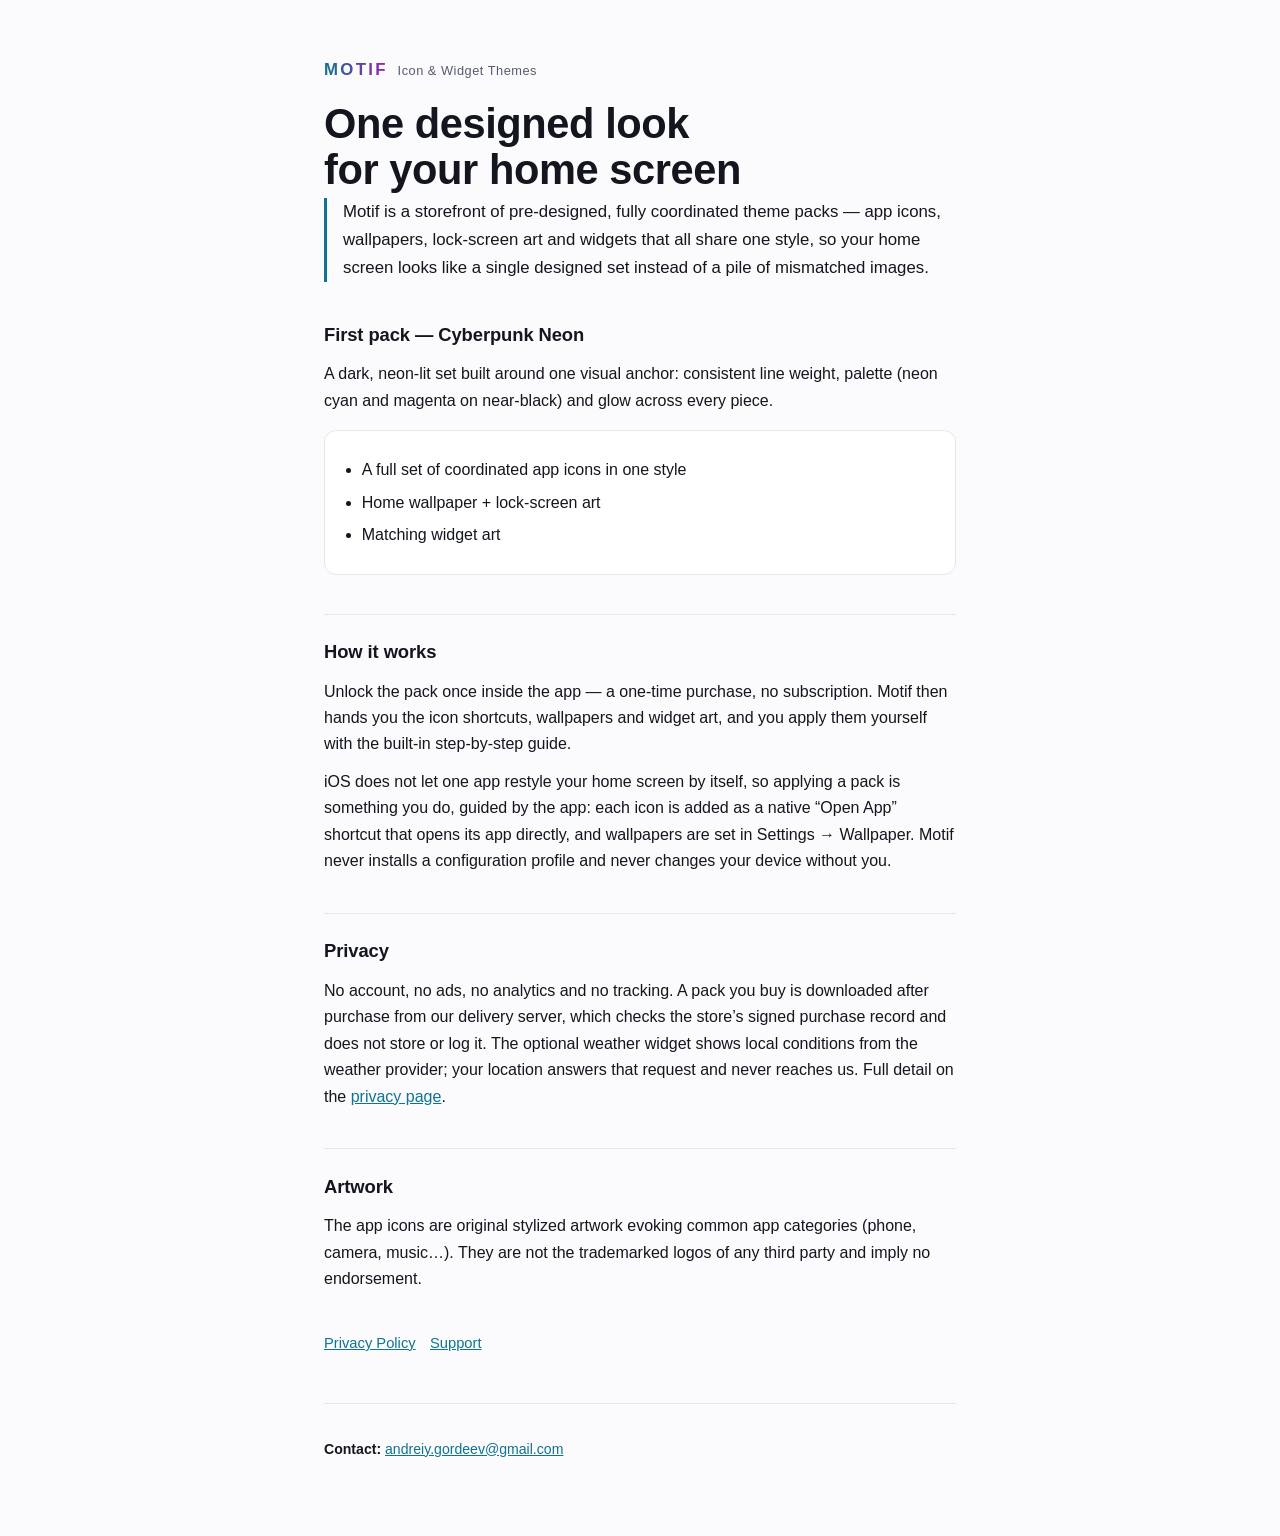
<file: index.html>
<!doctype html>
<html lang="en">
<head>
<meta charset="utf-8">
<meta name="viewport" content="width=device-width, initial-scale=1">
<title>Motif — Icon &amp; Widget Themes</title>
<meta name="description" content="Motif is a storefront of pre-designed, fully coordinated home-screen theme packs: app icons, wallpapers, lock-screen art and widgets in one style.">
<link rel="stylesheet" href="assets/style.css">
</head>
<body>
<div class="wrap">
  <header>
    <a class="brand" href="./">Motif</a>
    <span class="kind">Icon &amp; Widget Themes</span>
  </header>

  <h1>One designed look for your home screen</h1>

  <p class="lede">
    Motif is a storefront of pre-designed, fully coordinated theme packs — app
    icons, wallpapers, lock-screen art and widgets that all share one style, so
    your home screen looks like a single designed set instead of a pile of
    mismatched images.
  </p>

  <h2>First pack — Cyberpunk Neon</h2>
  <p>
    A dark, neon-lit set built around one visual anchor: consistent line weight,
    palette (neon cyan and magenta on near-black) and glow across every piece.
  </p>
  <div class="card">
    <ul>
      <li>A full set of coordinated app icons in one style</li>
      <li>Home wallpaper + lock-screen art</li>
      <li>Matching widget art</li>
    </ul>
  </div>

  <h2>How it works</h2>
  <p>
    Unlock the pack once inside the app — a one-time purchase, no subscription.
    Motif then hands you the icon shortcuts, wallpapers and widget art, and you
    apply them yourself with the built-in step-by-step guide.
  </p>
  <p>
    iOS does not let one app restyle your home screen by itself, so applying a
    pack is something you do, guided by the app: each icon is added as a native
    “Open App” shortcut that opens its app directly, and wallpapers are set in
    Settings → Wallpaper. Motif never installs a configuration profile and never
    changes your device without you.
  </p>

  <h2>Privacy</h2>
  <p>
    No account, no ads, no analytics and no tracking. A pack you buy is
    downloaded after purchase from our delivery server, which checks the store’s
    signed purchase record and does not store or log it. The optional weather
    widget shows local conditions from the weather provider; your location
    answers that request and never reaches us. Full detail on the
    <a href="privacy/">privacy page</a>.
  </p>

  <h2>Artwork</h2>
  <p>
    The app icons are original stylized artwork evoking common app categories
    (phone, camera, music…). They are not the trademarked logos of any third
    party and imply no endorsement.
  </p>

  <nav class="pages">
    <a href="privacy/">Privacy Policy</a>
    <a href="support/">Support</a>
  </nav>

  <footer>
    <p><strong>Contact:</strong> <a href="mailto:andreiy.gordeev@gmail.com">andreiy.gordeev@gmail.com</a></p>
  </footer>
</div>
</body>
</html>
</file>
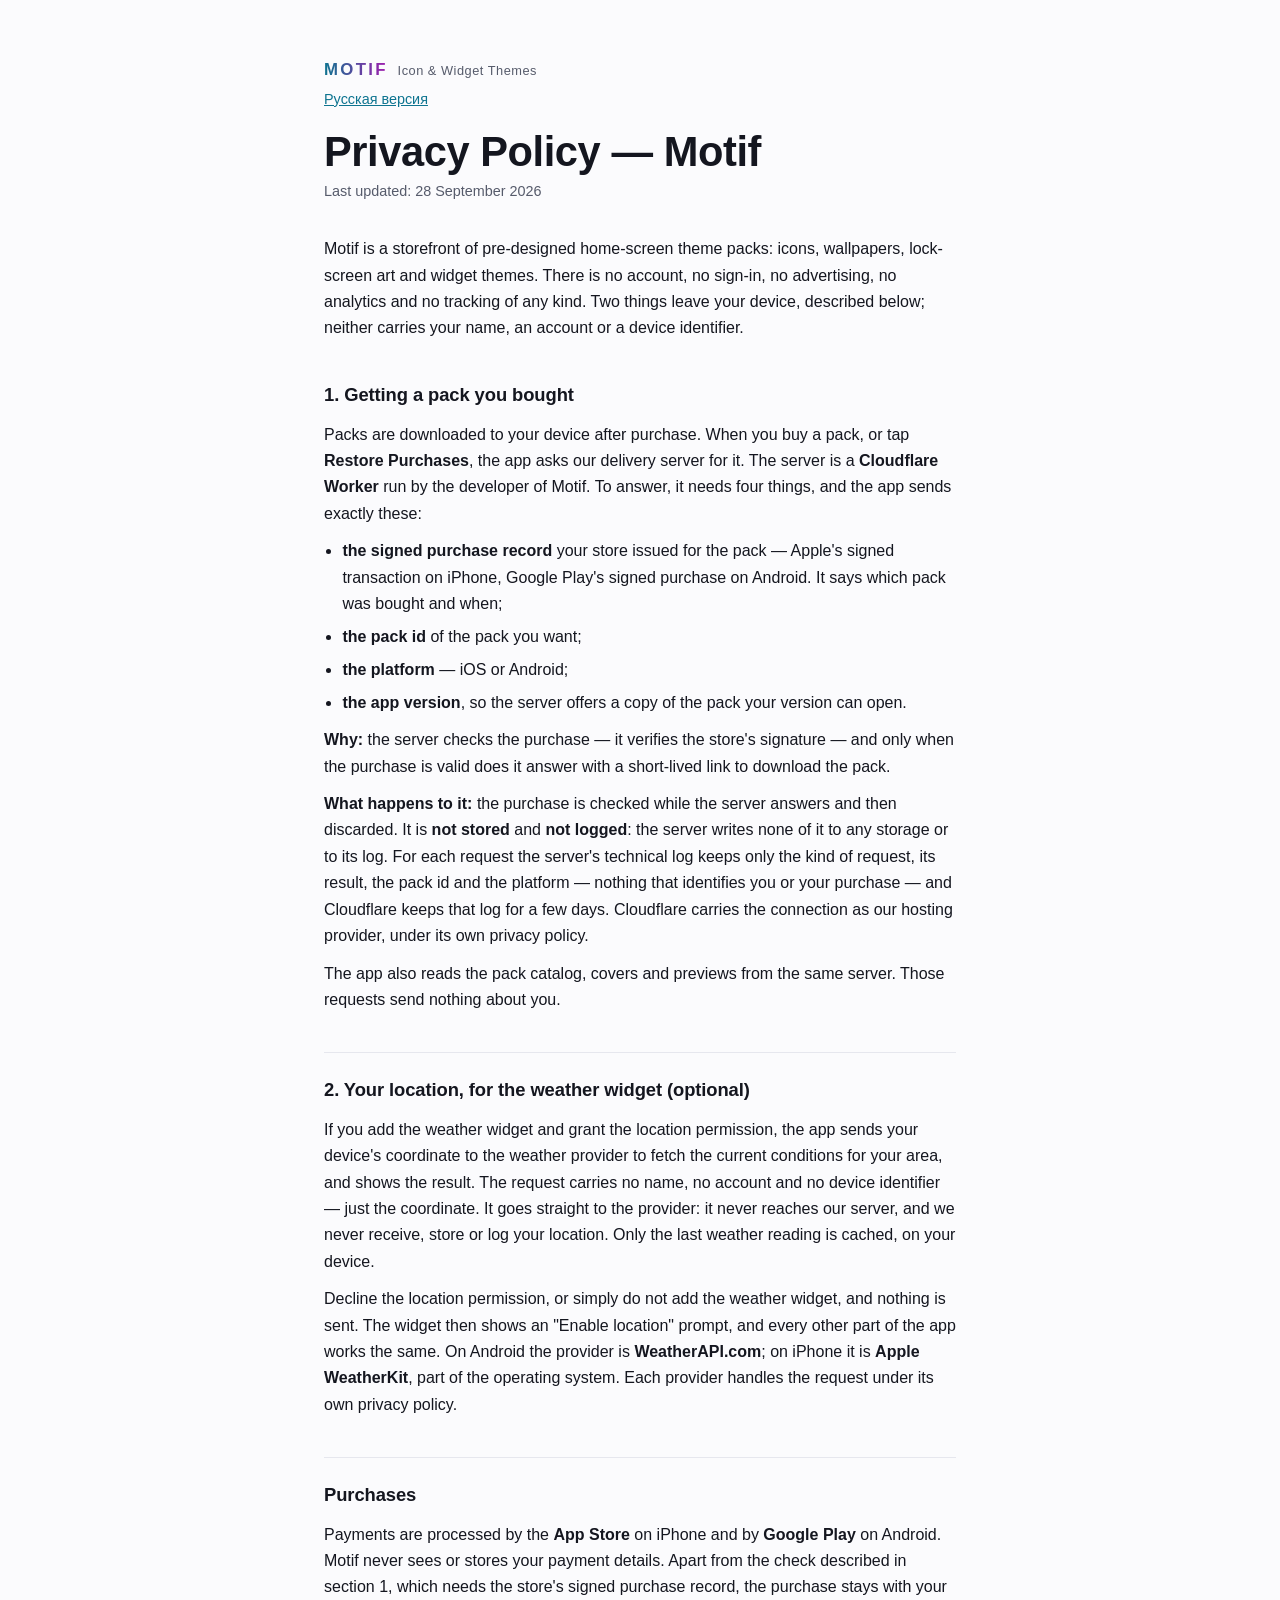
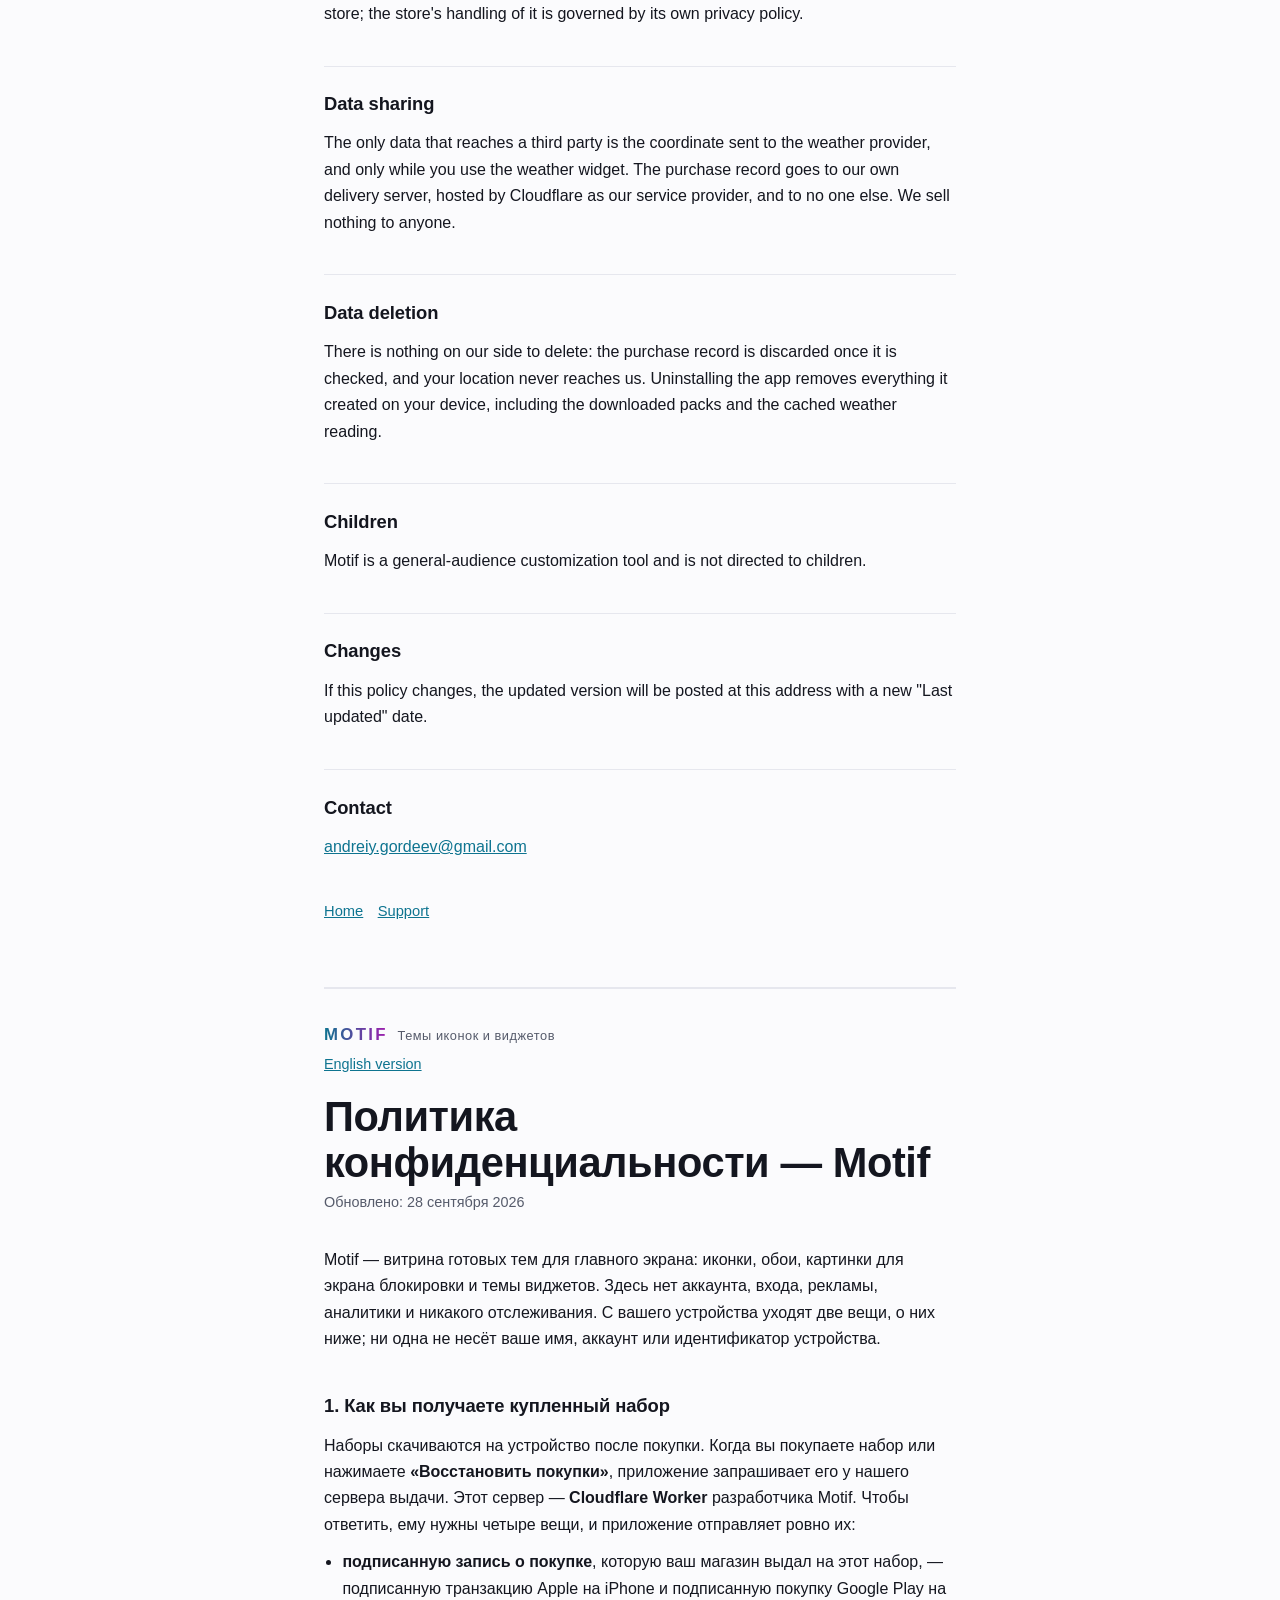
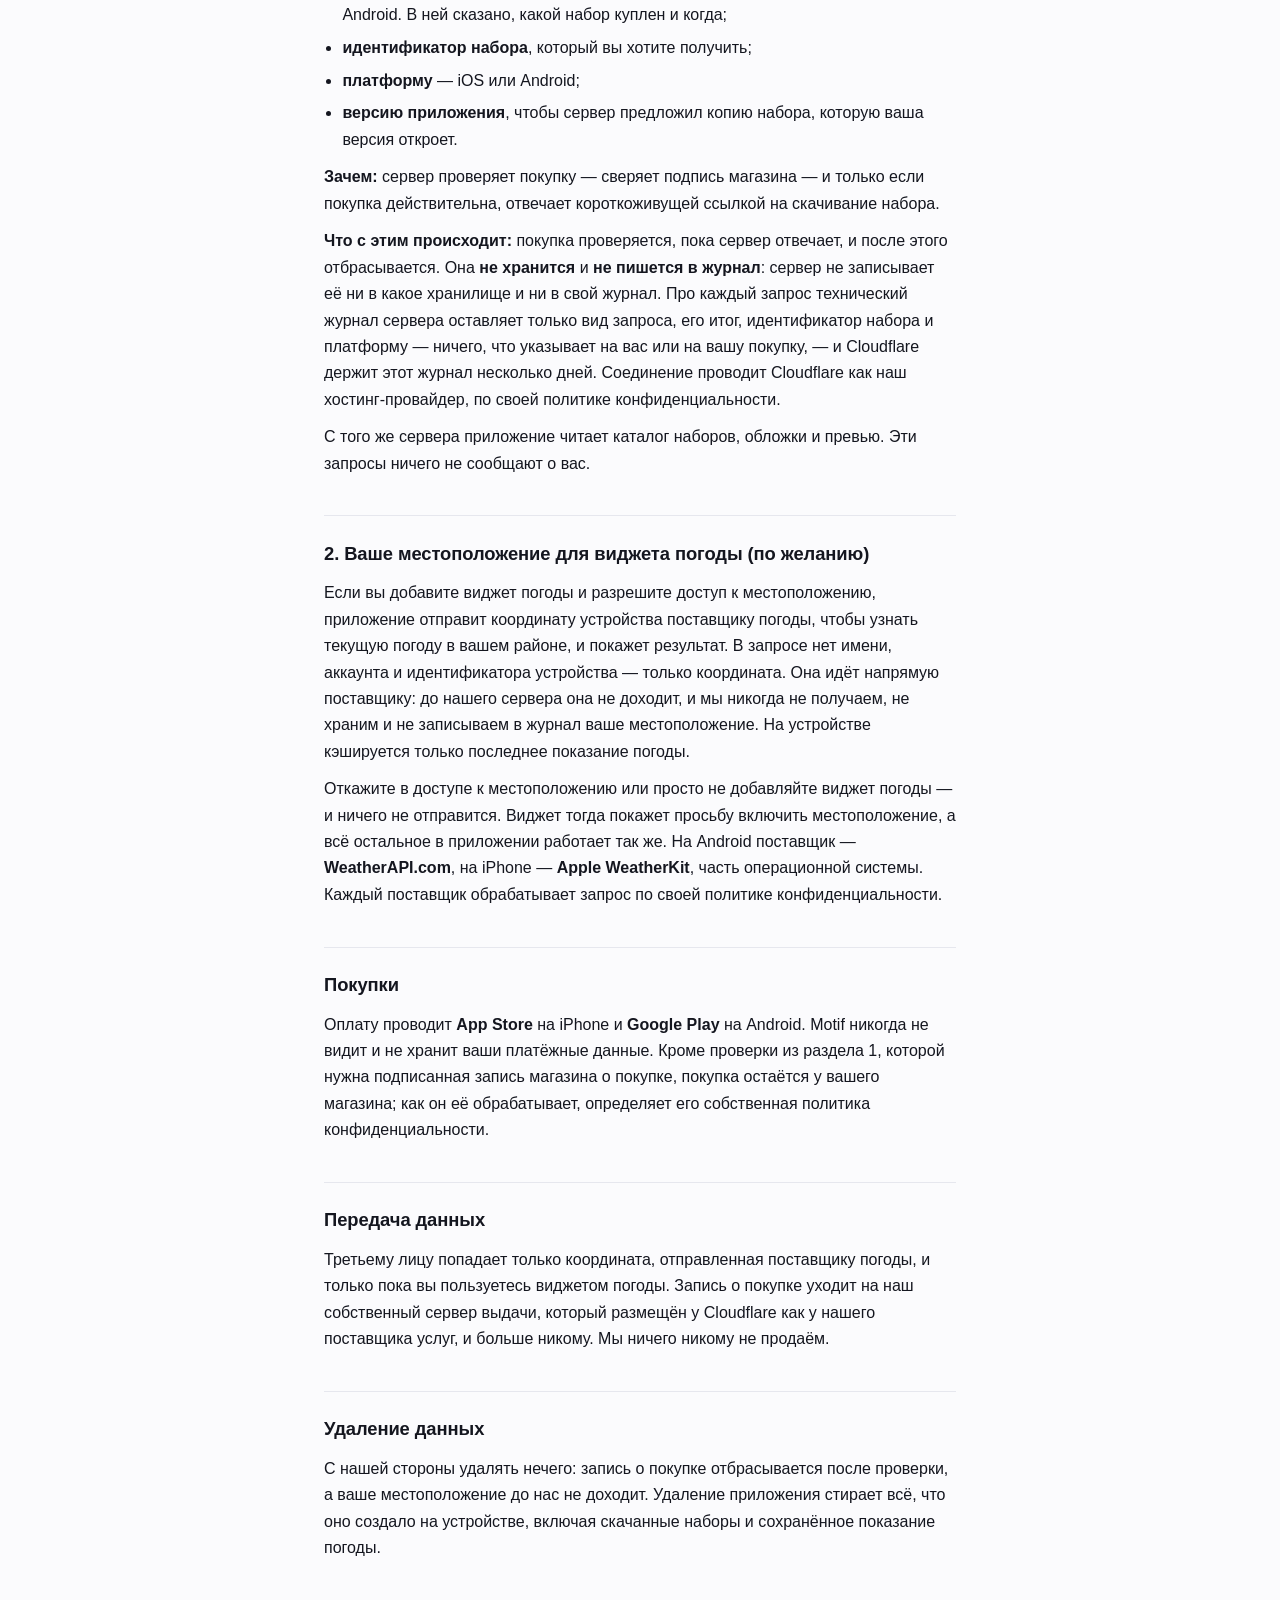
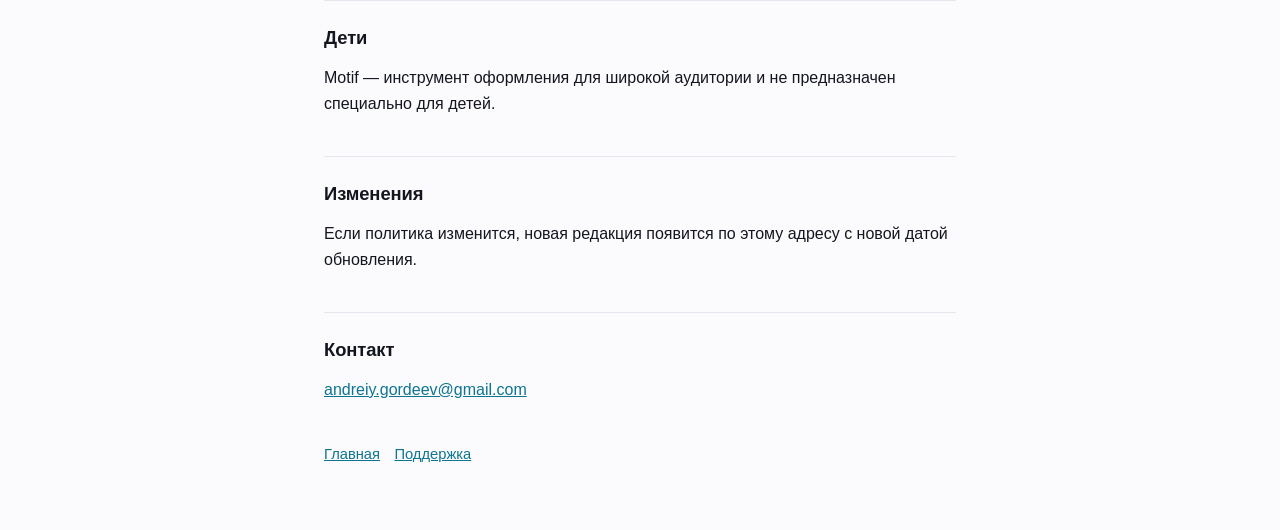
<file: privacy/index.html>
<!doctype html>
<html lang="en">
<head>
<meta charset="utf-8">
<meta name="viewport" content="width=device-width, initial-scale=1">
<title>Privacy Policy — Motif</title>
<!-- Generated from docs/store/privacy-policy.md by python -m mobpipe.distribution.store_compliance.policy_html - do not edit by hand. -->
<link rel="stylesheet" href="../assets/style.css">
</head>
<body>
<div class="wrap">
<section lang="en" id="en">
  <header>
    <a class="brand" href="../">Motif</a>
    <span class="kind">Icon &amp; Widget Themes</span>
  </header>
  <nav class="langs"><a href="#ru">Русская версия</a></nav>
  <h1>Privacy Policy — Motif</h1>
  <p class="updated">Last updated: 28 September 2026</p>
  <p>Motif is a storefront of pre-designed home-screen theme packs: icons, wallpapers, lock-screen art and widget themes. There is no account, no sign-in, no advertising, no analytics and no tracking of any kind. Two things leave your device, described below; neither carries your name, an account or a device identifier.</p>
  <h2>1. Getting a pack you bought</h2>
  <p>Packs are downloaded to your device after purchase. When you buy a pack, or tap <strong>Restore Purchases</strong>, the app asks our delivery server for it. The server is a <strong>Cloudflare Worker</strong> run by the developer of Motif. To answer, it needs four things, and the app sends exactly these:</p>
  <ul>
    <li><strong>the signed purchase record</strong> your store issued for the pack — Apple's signed transaction on iPhone, Google Play's signed purchase on Android. It says which pack was bought and when;</li>
    <li><strong>the pack id</strong> of the pack you want;</li>
    <li><strong>the platform</strong> — iOS or Android;</li>
    <li><strong>the app version</strong>, so the server offers a copy of the pack your version can open.</li>
  </ul>
  <p><strong>Why:</strong> the server checks the purchase — it verifies the store's signature — and only when the purchase is valid does it answer with a short-lived link to download the pack.</p>
  <p><strong>What happens to it:</strong> the purchase is checked while the server answers and then discarded. It is <strong>not stored</strong> and <strong>not logged</strong>: the server writes none of it to any storage or to its log. For each request the server's technical log keeps only the kind of request, its result, the pack id and the platform — nothing that identifies you or your purchase — and Cloudflare keeps that log for a few days. Cloudflare carries the connection as our hosting provider, under its own privacy policy.</p>
  <p>The app also reads the pack catalog, covers and previews from the same server. Those requests send nothing about you.</p>
  <h2>2. Your location, for the weather widget (optional)</h2>
  <p>If you add the weather widget and grant the location permission, the app sends your device's coordinate to the weather provider to fetch the current conditions for your area, and shows the result. The request carries no name, no account and no device identifier — just the coordinate. It goes straight to the provider: it never reaches our server, and we never receive, store or log your location. Only the last weather reading is cached, on your device.</p>
  <p>Decline the location permission, or simply do not add the weather widget, and nothing is sent. The widget then shows an "Enable location" prompt, and every other part of the app works the same. On Android the provider is <strong>WeatherAPI.com</strong>; on iPhone it is <strong>Apple WeatherKit</strong>, part of the operating system. Each provider handles the request under its own privacy policy.</p>
  <h2>Purchases</h2>
  <p>Payments are processed by the <strong>App Store</strong> on iPhone and by <strong>Google Play</strong> on Android. Motif never sees or stores your payment details. Apart from the check described in section 1, which needs the store's signed purchase record, the purchase stays with your store; the store's handling of it is governed by its own privacy policy.</p>
  <h2>Data sharing</h2>
  <p>The only data that reaches a third party is the coordinate sent to the weather provider, and only while you use the weather widget. The purchase record goes to our own delivery server, hosted by Cloudflare as our service provider, and to no one else. We sell nothing to anyone.</p>
  <h2>Data deletion</h2>
  <p>There is nothing on our side to delete: the purchase record is discarded once it is checked, and your location never reaches us. Uninstalling the app removes everything it created on your device, including the downloaded packs and the cached weather reading.</p>
  <h2>Children</h2>
  <p>Motif is a general-audience customization tool and is not directed to children.</p>
  <h2>Changes</h2>
  <p>If this policy changes, the updated version will be posted at this address with a new "Last updated" date.</p>
  <h2>Contact</h2>
  <p><a href="mailto:andreiy.gordeev@gmail.com">andreiy.gordeev@gmail.com</a></p>
  <nav class="pages">
    <a href="../">Home</a>
    <a href="../support/">Support</a>
  </nav>
</section>
<section lang="ru" id="ru">
  <header>
    <a class="brand" href="../">Motif</a>
    <span class="kind">Темы иконок и виджетов</span>
  </header>
  <nav class="langs"><a href="#en">English version</a></nav>
  <h1>Политика конфиденциальности — Motif</h1>
  <p class="updated">Обновлено: 28 сентября 2026</p>
  <p>Motif — витрина готовых тем для главного экрана: иконки, обои, картинки для экрана блокировки и темы виджетов. Здесь нет аккаунта, входа, рекламы, аналитики и никакого отслеживания. С вашего устройства уходят две вещи, о них ниже; ни одна не несёт ваше имя, аккаунт или идентификатор устройства.</p>
  <h2>1. Как вы получаете купленный набор</h2>
  <p>Наборы скачиваются на устройство после покупки. Когда вы покупаете набор или нажимаете <strong>«Восстановить покупки»</strong>, приложение запрашивает его у нашего сервера выдачи. Этот сервер — <strong>Cloudflare Worker</strong> разработчика Motif. Чтобы ответить, ему нужны четыре вещи, и приложение отправляет ровно их:</p>
  <ul>
    <li><strong>подписанную запись о покупке</strong>, которую ваш магазин выдал на этот набор, — подписанную транзакцию Apple на iPhone и подписанную покупку Google Play на Android. В ней сказано, какой набор куплен и когда;</li>
    <li><strong>идентификатор набора</strong>, который вы хотите получить;</li>
    <li><strong>платформу</strong> — iOS или Android;</li>
    <li><strong>версию приложения</strong>, чтобы сервер предложил копию набора, которую ваша версия откроет.</li>
  </ul>
  <p><strong>Зачем:</strong> сервер проверяет покупку — сверяет подпись магазина — и только если покупка действительна, отвечает короткоживущей ссылкой на скачивание набора.</p>
  <p><strong>Что с этим происходит:</strong> покупка проверяется, пока сервер отвечает, и после этого отбрасывается. Она <strong>не хранится</strong> и <strong>не пишется в журнал</strong>: сервер не записывает её ни в какое хранилище и ни в свой журнал. Про каждый запрос технический журнал сервера оставляет только вид запроса, его итог, идентификатор набора и платформу — ничего, что указывает на вас или на вашу покупку, — и Cloudflare держит этот журнал несколько дней. Соединение проводит Cloudflare как наш хостинг-провайдер, по своей политике конфиденциальности.</p>
  <p>С того же сервера приложение читает каталог наборов, обложки и превью. Эти запросы ничего не сообщают о вас.</p>
  <h2>2. Ваше местоположение для виджета погоды (по желанию)</h2>
  <p>Если вы добавите виджет погоды и разрешите доступ к местоположению, приложение отправит координату устройства поставщику погоды, чтобы узнать текущую погоду в вашем районе, и покажет результат. В запросе нет имени, аккаунта и идентификатора устройства — только координата. Она идёт напрямую поставщику: до нашего сервера она не доходит, и мы никогда не получаем, не храним и не записываем в журнал ваше местоположение. На устройстве кэшируется только последнее показание погоды.</p>
  <p>Откажите в доступе к местоположению или просто не добавляйте виджет погоды — и ничего не отправится. Виджет тогда покажет просьбу включить местоположение, а всё остальное в приложении работает так же. На Android поставщик — <strong>WeatherAPI.com</strong>, на iPhone — <strong>Apple WeatherKit</strong>, часть операционной системы. Каждый поставщик обрабатывает запрос по своей политике конфиденциальности.</p>
  <h2>Покупки</h2>
  <p>Оплату проводит <strong>App Store</strong> на iPhone и <strong>Google Play</strong> на Android. Motif никогда не видит и не хранит ваши платёжные данные. Кроме проверки из раздела 1, которой нужна подписанная запись магазина о покупке, покупка остаётся у вашего магазина; как он её обрабатывает, определяет его собственная политика конфиденциальности.</p>
  <h2>Передача данных</h2>
  <p>Третьему лицу попадает только координата, отправленная поставщику погоды, и только пока вы пользуетесь виджетом погоды. Запись о покупке уходит на наш собственный сервер выдачи, который размещён у Cloudflare как у нашего поставщика услуг, и больше никому. Мы ничего никому не продаём.</p>
  <h2>Удаление данных</h2>
  <p>С нашей стороны удалять нечего: запись о покупке отбрасывается после проверки, а ваше местоположение до нас не доходит. Удаление приложения стирает всё, что оно создало на устройстве, включая скачанные наборы и сохранённое показание погоды.</p>
  <h2>Дети</h2>
  <p>Motif — инструмент оформления для широкой аудитории и не предназначен специально для детей.</p>
  <h2>Изменения</h2>
  <p>Если политика изменится, новая редакция появится по этому адресу с новой датой обновления.</p>
  <h2>Контакт</h2>
  <p><a href="mailto:andreiy.gordeev@gmail.com">andreiy.gordeev@gmail.com</a></p>
  <nav class="pages">
    <a href="../">Главная</a>
    <a href="../support/">Поддержка</a>
  </nav>
</section>
</div>
</body>
</html>
</file>
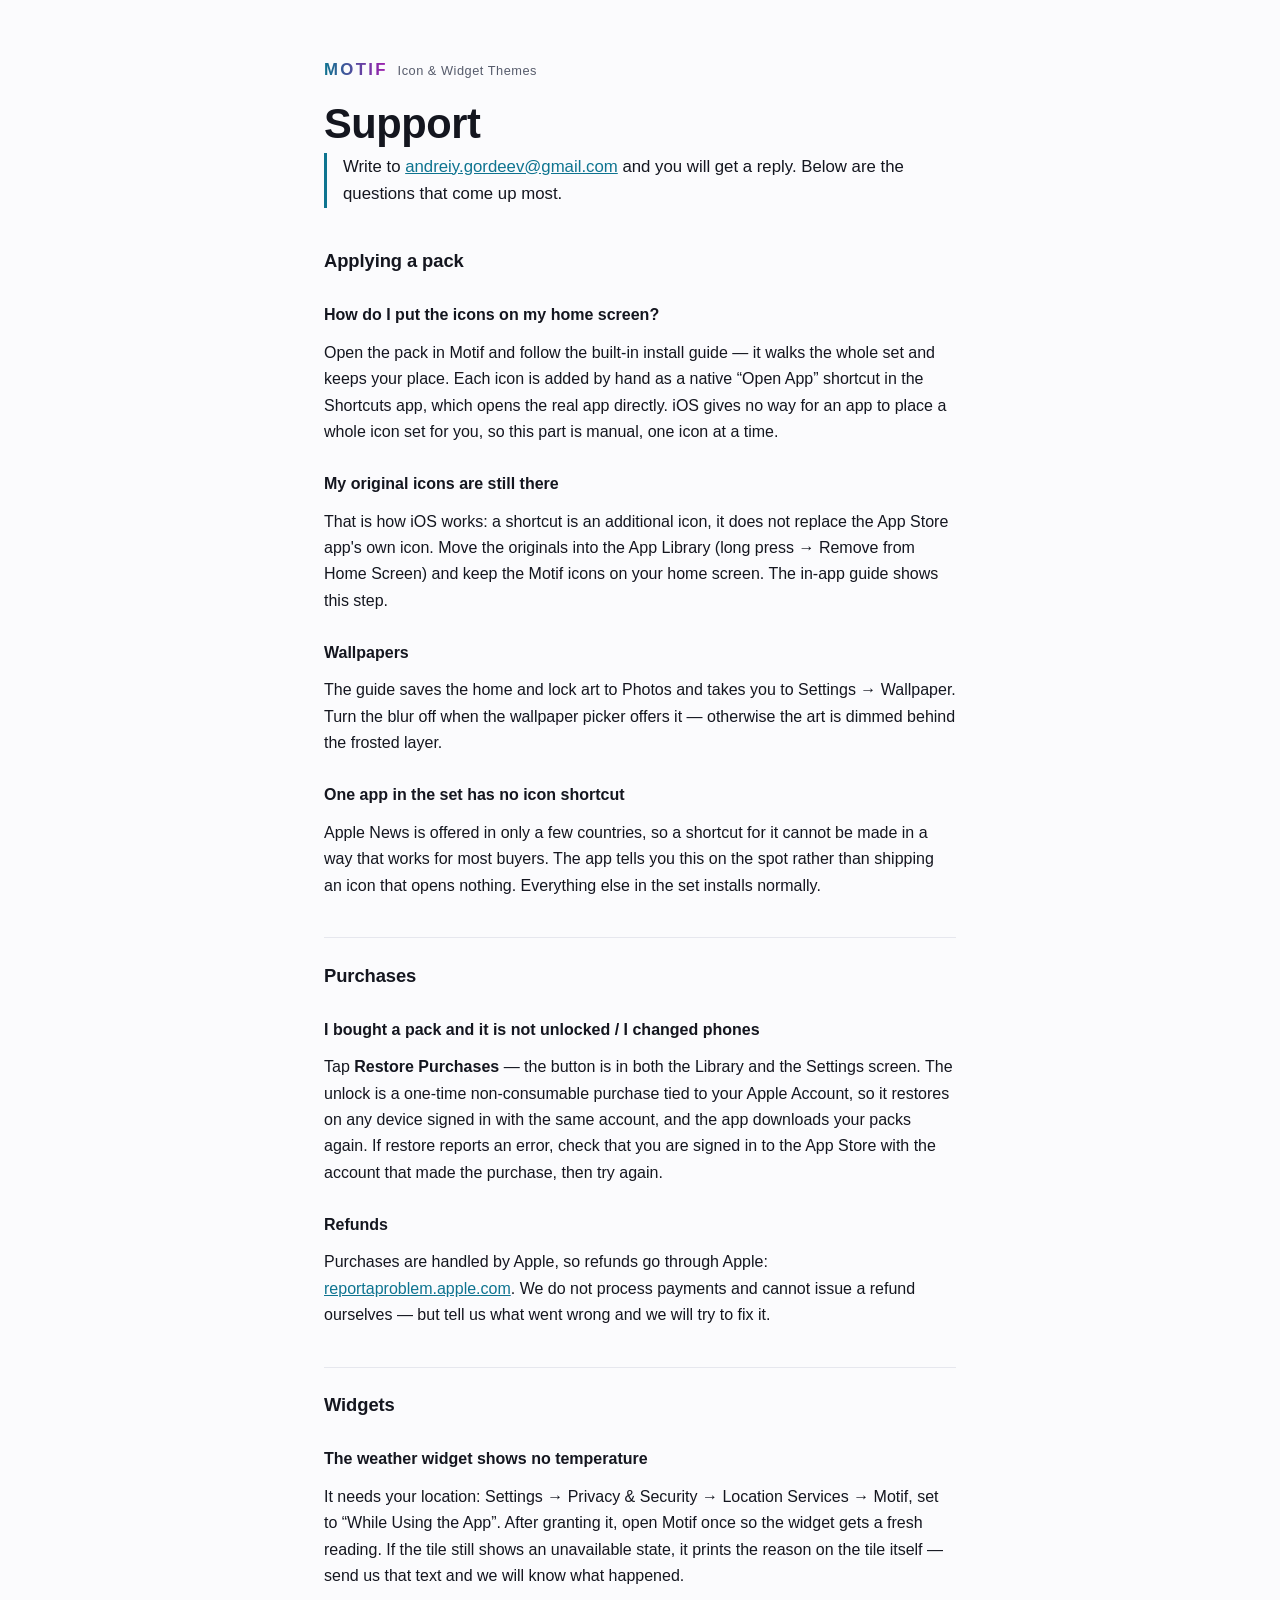
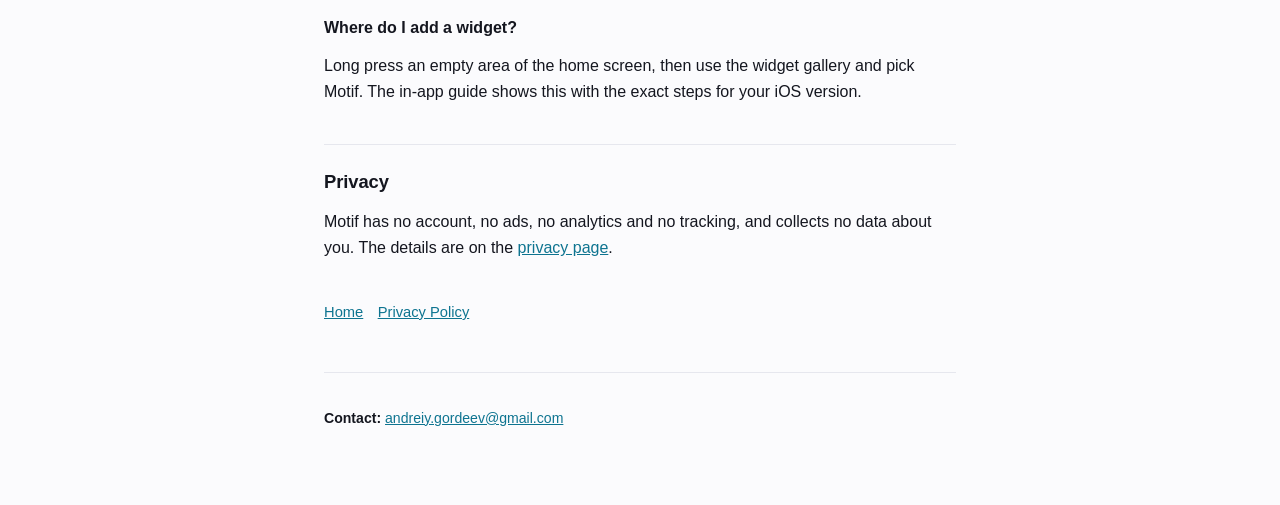
<file: support/index.html>
<!doctype html>
<html lang="en">
<head>
<meta charset="utf-8">
<meta name="viewport" content="width=device-width, initial-scale=1">
<title>Motif — Support</title>
<meta name="description" content="Help with Motif: applying a pack, restoring a purchase, the weather widget, and how to reach us.">
<link rel="stylesheet" href="../assets/style.css">
</head>
<body>
<div class="wrap">
  <header>
    <a class="brand" href="../">Motif</a>
    <span class="kind">Icon &amp; Widget Themes</span>
  </header>

  <h1>Support</h1>

  <p class="lede">
    Write to <a href="mailto:andreiy.gordeev@gmail.com">andreiy.gordeev@gmail.com</a>
    and you will get a reply. Below are the questions that come up most.
  </p>

  <h2>Applying a pack</h2>

  <h3>How do I put the icons on my home screen?</h3>
  <p>
    Open the pack in Motif and follow the built-in install guide — it walks the
    whole set and keeps your place. Each icon is added by hand as a native
    “Open App” shortcut in the Shortcuts app, which opens the real app directly.
    iOS gives no way for an app to place a whole icon set for you, so this part
    is manual, one icon at a time.
  </p>

  <h3>My original icons are still there</h3>
  <p>
    That is how iOS works: a shortcut is an additional icon, it does not replace
    the App Store app's own icon. Move the originals into the App Library (long
    press → Remove from Home Screen) and keep the Motif icons on your home
    screen. The in-app guide shows this step.
  </p>

  <h3>Wallpapers</h3>
  <p>
    The guide saves the home and lock art to Photos and takes you to
    Settings → Wallpaper. Turn the blur off when the wallpaper picker offers it —
    otherwise the art is dimmed behind the frosted layer.
  </p>

  <h3>One app in the set has no icon shortcut</h3>
  <p>
    Apple News is offered in only a few countries, so a shortcut for it cannot be
    made in a way that works for most buyers. The app tells you this on the spot
    rather than shipping an icon that opens nothing. Everything else in the set
    installs normally.
  </p>

  <h2>Purchases</h2>

  <h3>I bought a pack and it is not unlocked / I changed phones</h3>
  <p>
    Tap <strong>Restore Purchases</strong> — the button is in both the Library and
    the Settings screen.
    The unlock is a one-time non-consumable purchase tied to your Apple Account, so
    it restores on any device signed in with the same account, and the app
    downloads your packs again. If restore reports an
    error, check that you are signed in to the App Store with the account that made
    the purchase, then try again.
  </p>

  <h3>Refunds</h3>
  <p>
    Purchases are handled by Apple, so refunds go through Apple:
    <a href="https://reportaproblem.apple.com">reportaproblem.apple.com</a>. We do not
    process payments and cannot issue a refund ourselves — but tell us what went
    wrong and we will try to fix it.
  </p>

  <h2>Widgets</h2>

  <h3>The weather widget shows no temperature</h3>
  <p>
    It needs your location: Settings → Privacy &amp; Security → Location Services →
    Motif, set to “While Using the App”. After granting it, open Motif once so the
    widget gets a fresh reading. If the tile still shows an unavailable state, it
    prints the reason on the tile itself — send us that text and we will know what
    happened.
  </p>

  <h3>Where do I add a widget?</h3>
  <p>
    Long press an empty area of the home screen, then use the widget gallery and
    pick Motif. The in-app guide shows this with the exact steps for your iOS
    version.
  </p>

  <h2>Privacy</h2>
  <p>
    Motif has no account, no ads, no analytics and no tracking, and collects no data
    about you. The details are on the <a href="../privacy/">privacy page</a>.
  </p>

  <nav class="pages">
    <a href="../">Home</a>
    <a href="../privacy/">Privacy Policy</a>
  </nav>

  <footer>
    <p><strong>Contact:</strong> <a href="mailto:andreiy.gordeev@gmail.com">andreiy.gordeev@gmail.com</a></p>
  </footer>
</div>
</body>
</html>
</file>
<file: assets/style.css>
/* Motif site — one stylesheet for the three pages the store listings point at
   (marketing / privacy / support). privacy/index.html is generated from
   docs/store/privacy-policy.md and links this file; keep its selectors here. */
:root {
  --bg: #fbfbfd;
  --panel: #ffffff;
  --ink: #14161f;
  --muted: #565b6b;
  --line: #e6e7ee;
  --accent: #0e7490;
  --accent-2: #a21caf;
  --maxw: 42rem;
}
@media (prefers-color-scheme: dark) {
  :root {
    --bg: #0a0e18;
    --panel: #10151f;
    --ink: #e9ebf2;
    --muted: #9aa1b4;
    --line: #1f2634;
    --accent: #22d3ee;
    --accent-2: #e879f9;
  }
}
:root[data-theme="light"] {
  --bg: #fbfbfd; --panel: #ffffff; --ink: #14161f; --muted: #565b6b;
  --line: #e6e7ee; --accent: #0e7490; --accent-2: #a21caf;
}
:root[data-theme="dark"] {
  --bg: #0a0e18; --panel: #10151f; --ink: #e9ebf2; --muted: #9aa1b4;
  --line: #1f2634; --accent: #22d3ee; --accent-2: #e879f9;
}

* { box-sizing: border-box; }
body {
  margin: 0;
  background: var(--bg);
  color: var(--ink);
  font: 16px/1.65 -apple-system, BlinkMacSystemFont, "Segoe UI", Roboto, Helvetica, Arial, sans-serif;
  -webkit-font-smoothing: antialiased;
}
.wrap { max-width: var(--maxw); margin: 0 auto; padding: 3.5rem 1.25rem 4rem; }

header { display: flex; align-items: baseline; gap: .6rem; margin-bottom: .25rem; }
.brand {
  font-size: 1.05rem; font-weight: 700; letter-spacing: .14em; text-transform: uppercase;
  background: linear-gradient(90deg, var(--accent), var(--accent-2));
  -webkit-background-clip: text; background-clip: text; color: transparent;
  text-decoration: none;
}
.kind { font-size: .8rem; color: var(--muted); letter-spacing: .04em; }

h1 {
  font-size: clamp(1.9rem, 4.5vw, 2.6rem);
  line-height: 1.1; text-wrap: balance;
  margin: 1.1rem 0 .35rem; letter-spacing: -.01em;
}
.updated { color: var(--muted); font-size: .9rem; margin: 0 0 2rem; }

.lede {
  font-size: 1.05rem; color: var(--ink);
  border-left: 3px solid var(--accent); padding-left: 1rem; margin: 0 0 2.4rem;
}

h2 {
  font-size: 1.15rem; margin: 2.4rem 0 .6rem; letter-spacing: -.005em;
  padding-top: 1.4rem; border-top: 1px solid var(--line);
}
h2:first-of-type { border-top: 0; padding-top: 0; }
h3 { font-size: 1rem; margin: 1.6rem 0 .3rem; }
p { margin: .7rem 0; }
strong { color: var(--ink); }
a { color: var(--accent); }

.none {
  display: inline-block; font-weight: 700; color: var(--accent);
  letter-spacing: .02em;
}
.card {
  background: var(--panel); border: 1px solid var(--line);
  border-radius: 12px; padding: 1rem 1.15rem; margin: 1rem 0;
}
ul { margin: .6rem 0; padding-left: 1.15rem; }
li { margin: .4rem 0; }

nav.pages { margin: 2.4rem 0 0; display: flex; flex-wrap: wrap; gap: .9rem; }
nav.pages a { font-size: .92rem; }

footer {
  margin-top: 3rem; padding-top: 1.4rem; border-top: 1px solid var(--line);
  color: var(--muted); font-size: .88rem;
}
footer a { color: var(--accent); word-break: break-all; }

/* The privacy policy: one page, an English and a Russian section. */
section + section { margin-top: 4rem; padding-top: 2rem; border-top: 2px solid var(--line); }
nav.langs { font-size: .9rem; color: var(--muted); margin: .25rem 0 0; }
</file>
